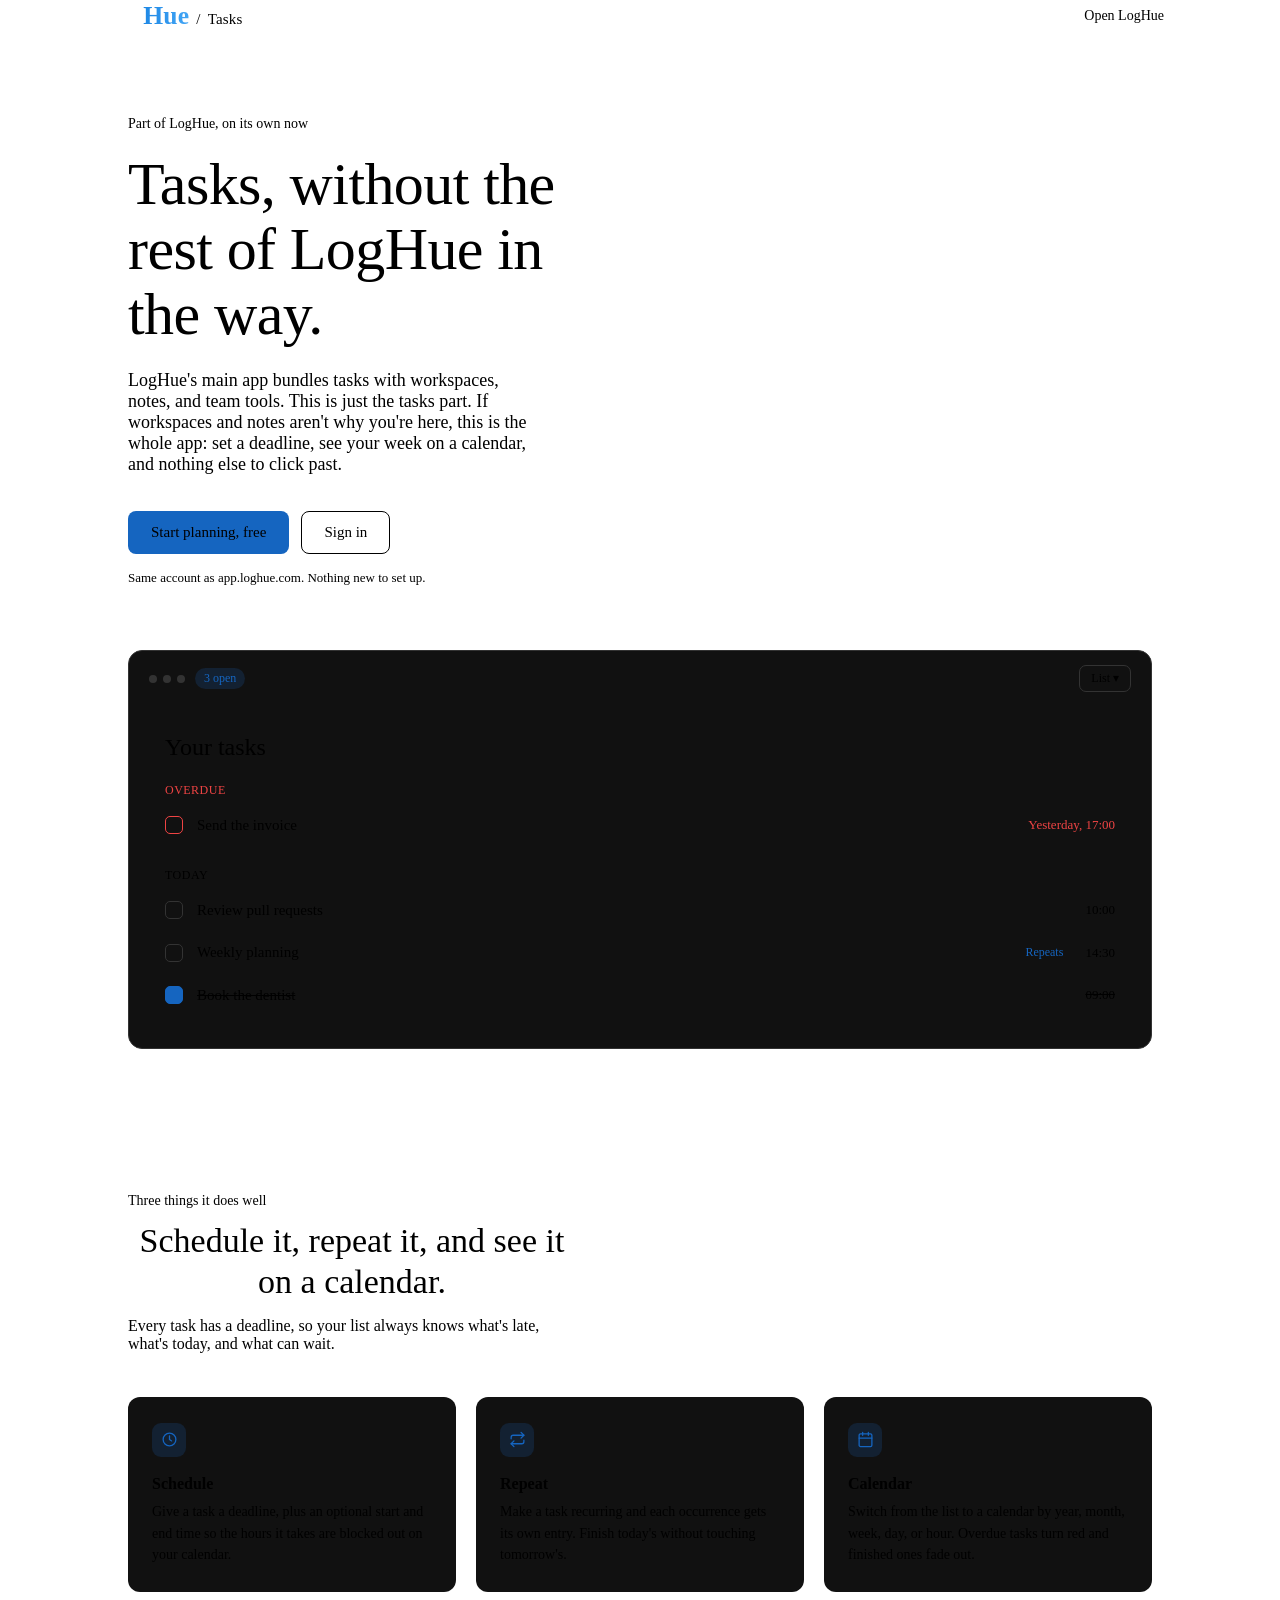
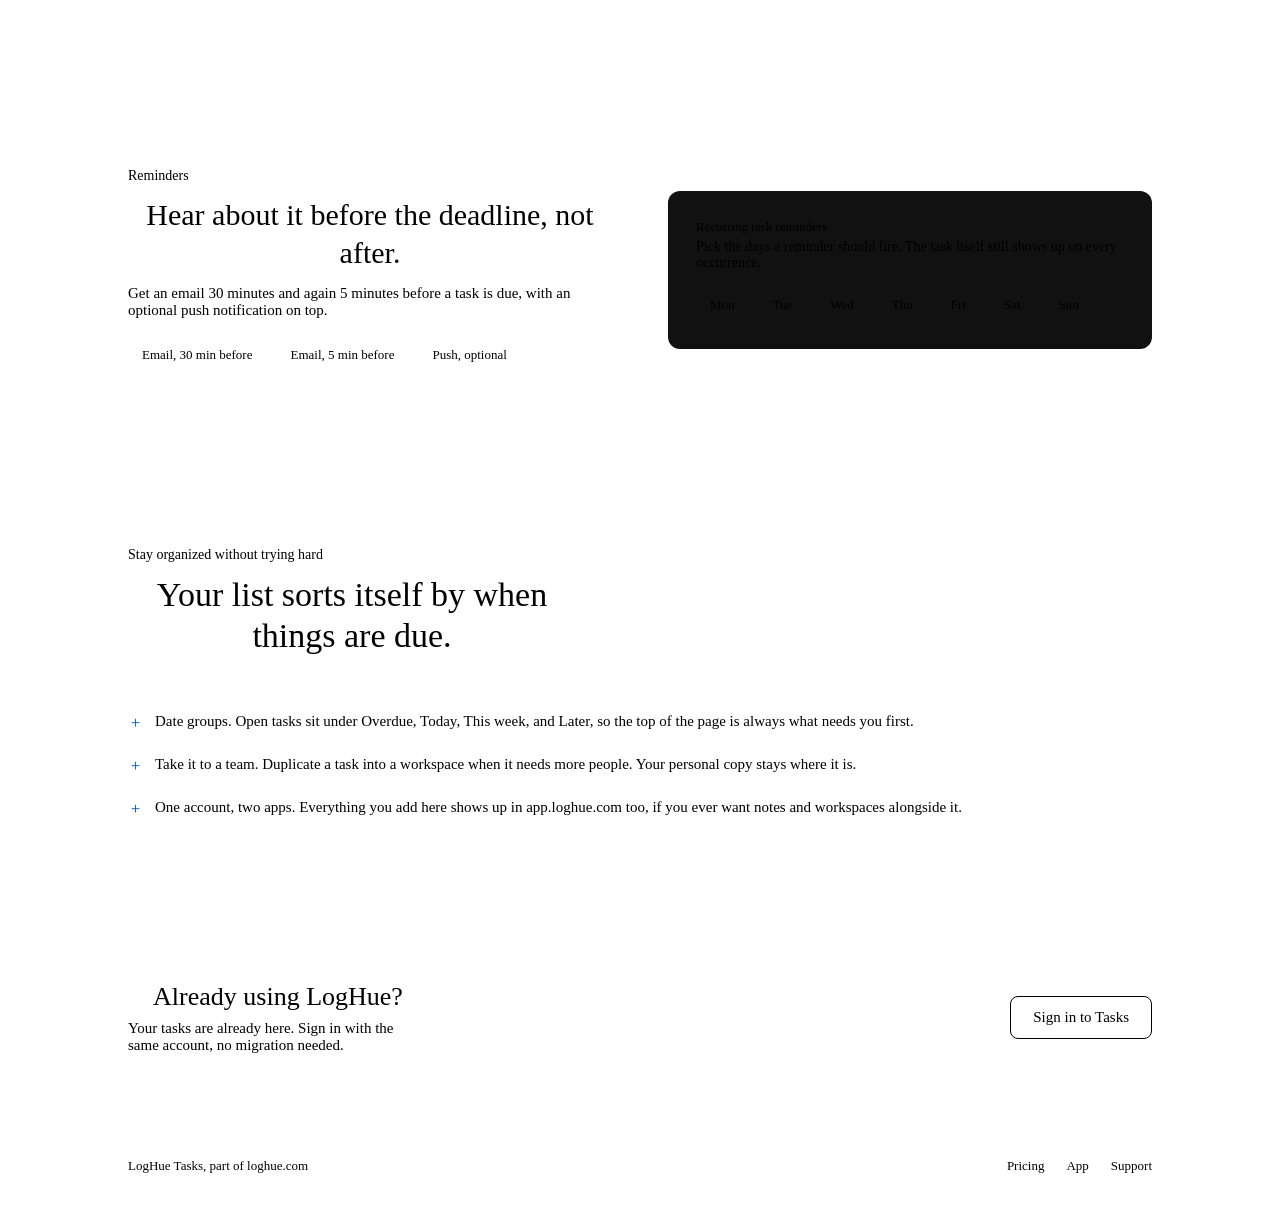
<file: index.html>
<!doctype html>
<html lang="en">
  <head>
    <meta charset="UTF-8" />
    <meta
      name="viewport"
      content="width=device-width, initial-scale=1, viewport-fit=cover"
    />
    <title>LogHue Tasks | plan, schedule, and finish without the extra app</title>
    <meta
      name="description"
      content="LogHue Tasks is the tasks part of LogHue on its own. Set deadlines, repeat what repeats, get reminders, and see your week on a calendar."
    />

    <link rel="stylesheet" href="https://ui.scybud.com/css/variables.css" />
    <link rel="stylesheet" href="https://ui.scybud.com/css/typography.css" />

    <link rel="stylesheet" href="/css/base.css" />

    <!--FAVICONS-->
    <link
      rel="apple-touch-icon"
      sizes="180x180"
      href="/assets/favicons/apple-touch-icon.png"
    />
    <link
      rel="icon"
      type="image/png"
      sizes="32x32"
      href="/assets/favicons/favicon-32x32.png"
    />
    <link
      rel="icon"
      type="image/png"
      sizes="16x16"
      href="/assets/favicons/favicon-16x16.png"
    />

    <style>
      a {
        color: inherit;
      }
      img {
        max-width: 100%;
      }

      .wrap {
        max-width: 1080px;
        margin: 0 auto;
        padding: 0 28px;
      }

      /* NAV */
      nav {
        position: sticky;
        top: env(safe-area-inset-top, 0px);
        z-index: 10;
        backdrop-filter: blur(10px);
        border-bottom: 1px solid var(--border-primary);
      }
      nav .wrap {
        display: flex;
        align-items: center;
        justify-content: space-between;
        padding: var(--space-sm);
      }
      .wordmark {
        font-size: 19px;
        font-weight: 500;
        letter-spacing: 0.01em;
        text-decoration: none;
        display: flex;
        align-items: baseline;
        gap: 7px;
      }
      .wordmark:hover {
        text-decoration: none;
      }
      .wordmark .divider {
        color: var(--text-faint);
        font-weight: 400;
        font-size: 15px;
      }
      .wordmark .sub {
        color: var(--muted);
        font-size: 15px;
        font-family: var(--sans);
        font-weight: 400;
      }
      .nav-cta {
        font-size: 14px;
        color: var(--muted);
        text-decoration: none;
        padding: 8px 16px;
        border-radius: 7px;
        border: 1px solid var(--border-primary);
        transition:
          border-color 0.15s ease,
          color 0.15s ease;
      }
      .nav-cta:hover {
        border-color: var(--primary);
        color: var(--text-primary);
        text-decoration: none;
      }

      /* HERO */
      header.hero {
        padding: 84px 0 56px;
      }
      .eyebrow {
        font-size: 14px;
        color: var(--muted);
        margin: 0 0 20px;
      }
      h1 {
        font-family: var(--serif);
        font-weight: 500;
        font-size: clamp(36px, 6vw, 60px);
        line-height: 1.08;
        letter-spacing: -0.01em;
        margin: 0 0 24px;
        max-width: 15ch;
      }
      .lede {
        font-size: 18px;
        color: var(--muted);
        max-width: 46ch;
        margin: 0 0 36px;
      }
      .cta-row {
        display: flex;
        gap: 12px;
        flex-wrap: wrap;
      }
      .btn {
        display: inline-flex;
        align-items: center;
        gap: 8px;
        padding: 12px 22px;
        border-radius: 8px;
        font-size: 15px;
        font-weight: 500;
        text-decoration: none;
        border: 1px solid transparent;
        transition:
          transform 0.12s ease,
          background 0.15s ease,
          border-color 0.15s ease;
      }
      .btn:active {
        transform: scale(0.98);
      }
      .btn-primary {
        background: var(--primary);
        color: var(--text-primary);
      }
      .btn-primary:hover {
        background: var(--primary-light);
        color: var(--text-primary);
        text-decoration: none;
      }
      .btn-secondary {
        border-color: var(--border-primary);
        color: var(--text-primary);
      }
      .btn-secondary:hover {
        border-color: var(--border-secondary);
        text-decoration: none;
        color: var(--text-secondary);
      }
      .fine-print {
        margin-top: 16px;
        font-size: 13px;
        color: var(--text-faint);
      }

      /* TASK LIST MOCK */
      .task-mock {
        margin-top: 64px;
        border: 1px solid var(--border);
        border-radius: 14px;
        background: var(--card-bg);
        overflow: hidden;
      }
      .task-mock .bar {
        display: flex;
        align-items: center;
        justify-content: space-between;
        padding: 14px 20px;
        border-bottom: 1px solid var(--border-primary);
      }
      .task-mock .bar .left {
        display: flex;
        align-items: center;
        gap: 10px;
        font-size: 14px;
        color: var(--muted);
      }
      .dot-row {
        display: flex;
        gap: 6px;
      }
      .dot-row span {
        width: 8px;
        height: 8px;
        border-radius: 50%;
        background: var(--border);
        display: block;
      }
      .count-pill {
        font-size: 12px;
        color: var(--primary);
        background: rgba(29, 135, 255, 0.139);
        padding: 3px 9px;
        border-radius: 20px;
      }
      .view-pill {
        font-size: 12px;
        color: var(--muted);
        border: 1px solid var(--border);
        padding: 5px 11px;
        border-radius: 7px;
      }
      .task-mock .body {
        padding: 28px 36px 32px;
      }
      .task-mock .title-line {
        font-family: var(--serif);
        font-size: 24px;
        color: var(--text);
        margin: 0 0 8px;
      }
      .group-label {
        font-size: 12px;
        letter-spacing: 0.04em;
        text-transform: uppercase;
        color: var(--text-faint);
        margin: 22px 0 6px;
      }
      .group-label.overdue {
        color: #ef4444;
      }
      .task-row {
        display: flex;
        align-items: center;
        gap: 14px;
        padding: 12px 0;
        border-bottom: 1px solid var(--border-primary);
        font-size: 15px;
      }
      .task-row:last-child {
        border-bottom: none;
      }
      .task-row .check {
        width: 18px;
        height: 18px;
        border-radius: 5px;
        border: 1.5px solid var(--border-secondary, var(--border));
        flex-shrink: 0;
      }
      .task-row .name {
        flex: 1;
        color: var(--text-primary);
      }
      .task-row .time {
        font-size: 13px;
        color: var(--muted);
        white-space: nowrap;
      }
      .task-row .repeat {
        font-size: 12px;
        color: var(--primary);
        border: 1px solid var(--border-primary);
        border-radius: 20px;
        padding: 2px 8px;
      }
      .task-row.late .check {
        border-color: #ef4444;
      }
      .task-row.late .time {
        color: #ef4444;
      }
      .task-row.done .check {
        background: var(--primary);
        border-color: var(--primary);
      }
      .task-row.done .name,
      .task-row.done .time {
        color: var(--text-faint);
        text-decoration: line-through;
      }

      /* SECTIONS */
      section {
        padding: 88px 0;
        border-top: 1px solid var(--border-primary);
      }
      .section-head {
        max-width: 56ch;
        margin-bottom: 44px;
      }
      .section-head .label {
        font-size: 14px;
        color: var(--blue);
        margin: 0 0 12px;
      }
      .section-head h2 {
        font-weight: 500;
        font-size: clamp(26px, 3.4vw, 34px);
        line-height: 1.2;
        margin: 0 0 14px;
      }
      .section-head p {
        color: var(--muted);
        font-size: 16px;
        margin: 0;
      }

      .grid-3 {
        display: grid;
        grid-template-columns: repeat(3, 1fr);
        gap: 20px;
      }
      .card {
        background: var(--card-bg);
        border: 1px solid var(--border-primary);
        border-radius: 12px;
        padding: 26px 24px;
      }
      .card .icon {
        width: 34px;
        height: 34px;
        border-radius: 9px;
        background: rgba(29, 135, 255, 0.139);
        margin-bottom: 18px;
        display: flex;
        align-items: center;
        justify-content: center;
      }
      .card .icon svg {
        width: 17px;
        height: 17px;
        stroke: var(--primary);
      }
      .card h3 {
        font-size: 16px;
        font-weight: 600;
        margin: 0 0 8px;
      }
      .card p {
        font-size: 14px;
        color: var(--muted);
        margin: 0;
        line-height: 1.55;
      }

      /* REMINDERS */
      .chip-row {
        display: flex;
        flex-wrap: wrap;
        gap: 10px;
        margin-top: 8px;
      }
      .chip {
        font-size: 13px;
        padding: 8px 14px;
        border-radius: 20px;
        border: 1px solid var(--border-primary);
        color: var(--muted);
      }
      .chip.on {
        border-color: var(--primary);
        color: var(--text-primary);
      }

      .split {
        display: grid;
        grid-template-columns: 1fr 1fr;
        gap: 56px;
        align-items: center;
      }
      .split .label {
        color: var(--blue);
        font-size: 14px;
        margin: 0 0 12px;
      }
      .split h2 {
        font-family: var(--serif);
        font-weight: 500;
        font-size: clamp(24px, 3vw, 30px);
        margin: 0 0 14px;
        line-height: 1.25;
      }
      .split .sub {
        color: var(--muted);
        font-size: 15px;
        margin: 0 0 20px;
      }
      .split .visual {
        border: 1px solid var(--border-primary);
        border-radius: 12px;
        background: var(--card-bg);
        padding: 28px;
      }
      .split .visual .cap {
        font-size: 13px;
        color: var(--muted);
        margin: 0 0 4px;
      }
      .split .visual .note {
        font-size: 14px;
        color: var(--text-faint);
        margin: 0 0 18px;
      }

      ul.plain {
        list-style: none;
        padding: 0;
        margin: 18px 0 0;
      }
      ul.plain li {
        padding: 12px 0;
        border-bottom: 1px solid var(--border-primary);
        font-size: 15px;
        color: var(--muted);
        display: flex;
        gap: 12px;
      }
      ul.plain li:last-child {
        border-bottom: none;
      }
      ul.plain li .mark {
        color: var(--primary);
        flex-shrink: 0;
      }
      ul.plain li strong {
        color: var(--text-primary);
        font-weight: 500;
      }

      /* ACCOUNT BAND */
      .account-band {
        border-top: 1px solid var(--border-primary);
        padding: 64px 0;
      }
      .account-band .wrap {
        display: flex;
        align-items: center;
        justify-content: space-between;
        gap: 32px;
        flex-wrap: wrap;
      }
      .account-band h2 {
        font-weight: 500;
        font-size: 26px;
        margin: 0 0 8px;
        max-width: 30ch;
      }
      .account-band p {
        color: var(--muted);
        font-size: 15px;
        margin: 0;
        max-width: 40ch;
      }

      /* FOOTER */
      footer {
        border-top: 1px solid var(--border-primary);
        padding: 40px 0;
      }
      footer .wrap {
        display: flex;
        align-items: center;
        justify-content: space-between;
        flex-wrap: wrap;
        gap: 16px;
      }
      footer .left {
        font-size: 13px;
        color: var(--muted);
      }
      footer .links {
        display: flex;
        gap: 22px;
      }
      footer .links a {
        font-size: 13px;
        color: var(--muted);
        text-decoration: none;
      }
      footer .links a:hover {
        color: var(--text-primary);
      }

      @media (max-width: 760px) {
        .grid-3 {
          grid-template-columns: 1fr;
        }
        .split {
          grid-template-columns: 1fr;
          gap: 32px;
        }
        header.hero {
          padding: 56px 0 40px;
        }
        section {
          padding: 60px 0;
        }
        .task-mock .body {
          padding: 24px 20px 26px;
        }
        .account-band .wrap {
          flex-direction: column;
          align-items: flex-start;
        }
      }
    </style>
  </head>
  <body>
    <nav>
      <div class="wrap">
        <a href="https://loghue.com" class="wordmark">
          <div class="logo">Log<span>Hue</span></div>
          <span class="divider">/</span>
          <span class="sub">Tasks</span>
        </a>
        <a href="https://app.loghue.com/pages/tasks" class="nav-cta"
          >Open LogHue</a
        >
      </div>
    </nav>

    <header class="hero">
      <div class="wrap">
        <p class="eyebrow">Part of LogHue, on its own now</p>
        <h1>Tasks, without the rest of LogHue in the way.</h1>
        <p class="lede">
          LogHue's main app bundles tasks with workspaces, notes, and team
          tools. This is just the tasks part. If workspaces and notes aren't why
          you're here, this is the whole app: set a deadline, see your week on a
          calendar, and nothing else to click past.
        </p>
        <div class="cta-row">
          <a href="/tasks" class="btn btn-primary">Start planning, free</a>
          <a href="auth/" class="btn btn-secondary">Sign in</a>
        </div>
        <p class="fine-print">
          Same account as app.loghue.com. Nothing new to set up.
        </p>

        <div class="task-mock">
          <div class="bar">
            <div class="left">
              <div class="dot-row"><span></span><span></span><span></span></div>
              <span class="count-pill">3 open</span>
            </div>
            <span class="view-pill">List ▾</span>
          </div>
          <div class="body">
            <p class="title-line">Your tasks</p>

            <p class="group-label overdue">Overdue</p>
            <div class="task-row late">
              <span class="check"></span>
              <span class="name">Send the invoice</span>
              <span class="time">Yesterday, 17:00</span>
            </div>

            <p class="group-label">Today</p>
            <div class="task-row">
              <span class="check"></span>
              <span class="name">Review pull requests</span>
              <span class="time">10:00</span>
            </div>
            <div class="task-row">
              <span class="check"></span>
              <span class="name">Weekly planning</span>
              <span class="repeat">Repeats</span>
              <span class="time">14:30</span>
            </div>
            <div class="task-row done">
              <span class="check"></span>
              <span class="name">Book the dentist</span>
              <span class="time">09:00</span>
            </div>
          </div>
        </div>
      </div>
    </header>

    <section>
      <div class="wrap">
        <div class="section-head">
          <p class="label">Three things it does well</p>
          <h2>Schedule it, repeat it, and see it on a calendar.</h2>
          <p>
            Every task has a deadline, so your list always knows what's late,
            what's today, and what can wait.
          </p>
        </div>
        <div class="grid-3">
          <div class="card">
            <div class="icon">
              <svg
                viewBox="0 0 24 24"
                fill="none"
                stroke-width="1.8"
                stroke-linecap="round"
                stroke-linejoin="round"
              >
                <circle cx="12" cy="12" r="9" />
                <path d="M12 7v5l3 2" />
              </svg>
            </div>
            <h3>Schedule</h3>
            <p>
              Give a task a deadline, plus an optional start and end time so the
              hours it takes are blocked out on your calendar.
            </p>
          </div>
          <div class="card">
            <div class="icon">
              <svg
                viewBox="0 0 24 24"
                fill="none"
                stroke-width="1.8"
                stroke-linecap="round"
                stroke-linejoin="round"
              >
                <path d="M17 2l4 4-4 4" />
                <path d="M3 11V9a3 3 0 0 1 3-3h15" />
                <path d="M7 22l-4-4 4-4" />
                <path d="M21 13v2a3 3 0 0 1-3 3H3" />
              </svg>
            </div>
            <h3>Repeat</h3>
            <p>
              Make a task recurring and each occurrence gets its own entry.
              Finish today's without touching tomorrow's.
            </p>
          </div>
          <div class="card">
            <div class="icon">
              <svg
                viewBox="0 0 24 24"
                fill="none"
                stroke-width="1.8"
                stroke-linecap="round"
                stroke-linejoin="round"
              >
                <rect x="3" y="4" width="18" height="18" rx="2" />
                <path d="M16 2v4M8 2v4M3 10h18" />
              </svg>
            </div>
            <h3>Calendar</h3>
            <p>
              Switch from the list to a calendar by year, month, week, day, or
              hour. Overdue tasks turn red and finished ones fade out.
            </p>
          </div>
        </div>
      </div>
    </section>

    <section>
      <div class="wrap">
        <div class="split">
          <div>
            <p class="label">Reminders</p>
            <h2>Hear about it before the deadline, not after.</h2>
            <p class="sub">
              Get an email 30 minutes and again 5 minutes before a task is due,
              with an optional push notification on top.
            </p>
            <div class="chip-row">
              <span class="chip on">Email, 30 min before</span>
              <span class="chip on">Email, 5 min before</span>
              <span class="chip">Push, optional</span>
            </div>
          </div>
          <div class="visual">
            <p class="cap">Recurring task reminders</p>
            <p class="note">
              Pick the days a reminder should fire. The task itself still shows
              up on every occurrence.
            </p>
            <div class="chip-row">
              <span class="chip on">Mon</span>
              <span class="chip on">Tue</span>
              <span class="chip on">Wed</span>
              <span class="chip on">Thu</span>
              <span class="chip on">Fri</span>
              <span class="chip">Sat</span>
              <span class="chip">Sun</span>
            </div>
          </div>
        </div>
      </div>
    </section>

    <section>
      <div class="wrap">
        <div class="section-head">
          <p class="label">Stay organized without trying hard</p>
          <h2>Your list sorts itself by when things are due.</h2>
        </div>
        <ul class="plain">
          <li>
            <span class="mark">＋</span
            ><span
              ><strong>Date groups.</strong> Open tasks sit under Overdue,
              Today, This week, and Later, so the top of the page is always what
              needs you first.</span
            >
          </li>
          <li>
            <span class="mark">＋</span
            ><span
              ><strong>Take it to a team.</strong> Duplicate a task into a
              workspace when it needs more people. Your personal copy stays
              where it is.</span
            >
          </li>
          <li>
            <span class="mark">＋</span
            ><span
              ><strong>One account, two apps.</strong> Everything you add here
              shows up in app.loghue.com too, if you ever want notes and
              workspaces alongside it.</span
            >
          </li>
        </ul>
      </div>
    </section>

    <div class="account-band">
      <div class="wrap">
        <div>
          <h2>Already using LogHue?</h2>
          <p>
            Your tasks are already here. Sign in with the same account, no
            migration needed.
          </p>
        </div>
        <a href="/auth/" class="btn btn-secondary">Sign in to Tasks</a>
      </div>
    </div>

    <footer>
      <div class="wrap">
        <span class="left">LogHue Tasks, part of loghue.com</span>
        <div class="links">
          <a href="https://loghue.com/pricing">Pricing</a>
          <a href="https://app.loghue.com/pages/tasks">App</a>
          <a href="https://loghue.com/support">Support</a>
        </div>
      </div>
    </footer>
  </body>
</html>
</file>
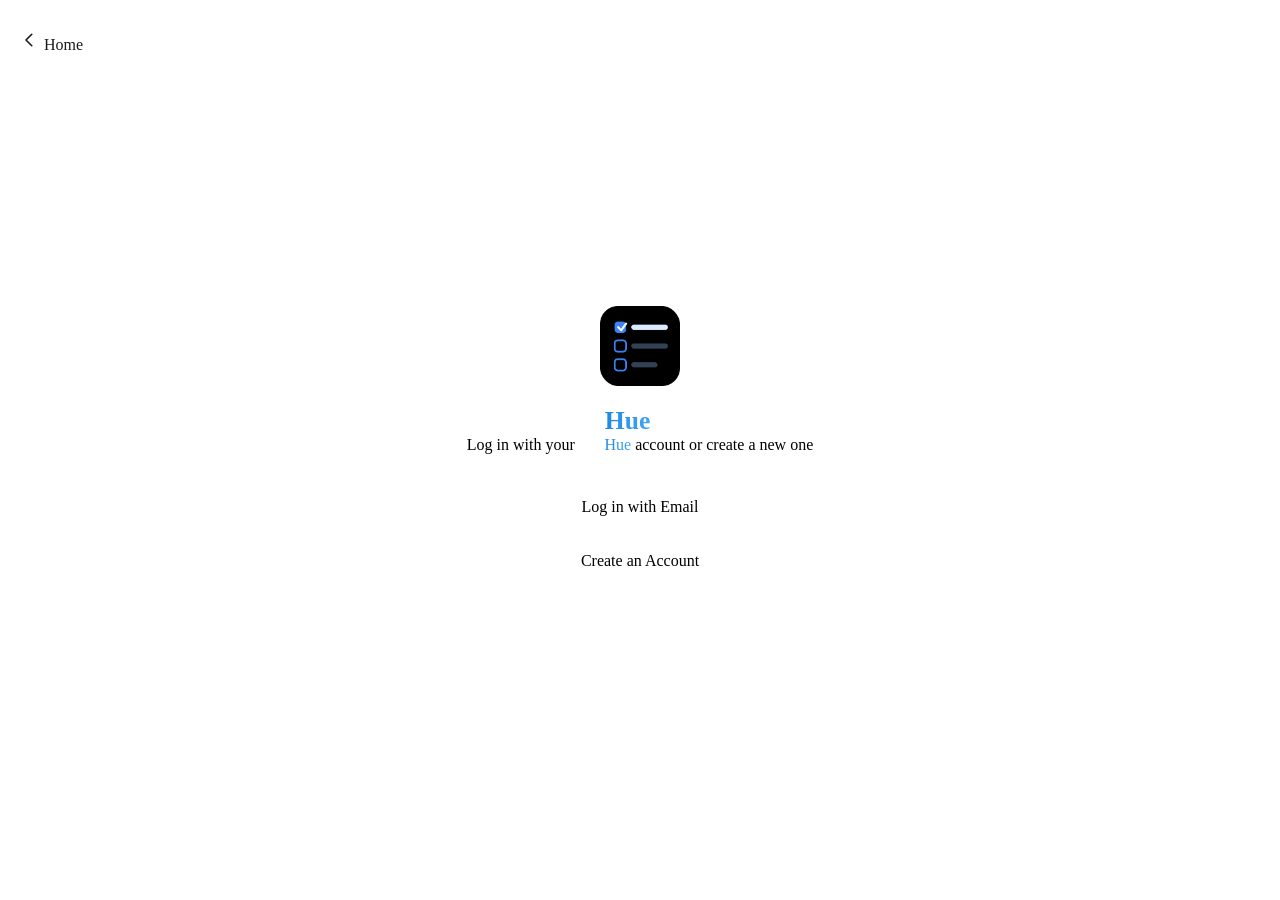
<file: auth/index.html>
﻿<!doctype html>
<html lang="en">
  <head>
    <meta charset="UTF-8" />
    <meta name="viewport" content="width=device-width, initial-scale=1.0" />
    <title>Auth | LogHue</title>

    <!--CSS LINKS-->

    <!--SCYBUD UI-->
    <link rel="stylesheet" href="https://ui.scybud.com/css/variables.css" />
    <link rel="stylesheet" href="https://ui.scybud.com/css/typography.css" />
    <link rel="stylesheet" href="https://ui.scybud.com/css/animations.css" />

    <!--APP SPECIFIC CSS-->
    <link rel="stylesheet" href="../../css/base.css" />
    <link rel="stylesheet" href="https://app.loghue.com/css/component.css" />
    <link rel="stylesheet" href="https://app.loghue.com/css/utilities.css" />
    <link rel="stylesheet" href="https://app.loghue.com/css/pages.css" />
    <link rel="stylesheet" href="https://app.loghue.com/css/components/forms.css" />

    <!--FAVICONS-->
    <link
      rel="apple-touch-icon"
      sizes="180x180"
      href="../../assets/favicons/apple-touch-icon.png"
    />
    <link
      rel="icon"
      type="image/png"
      sizes="32x32"
      href="../../assets/favicons/favicon-32x32.png"
    />
    <link
      rel="icon"
      type="image/png"
      sizes="16x16"
      href="../../assets/favicons/favicon-16x16.png"
    />

    <style>
      main.main {
        display: flex;
        justify-content: center;
        align-items: center;
      }

      .authGateway {
        max-width: 460px;
        width: 100%;
        margin: 0 auto;
        padding: var(--space-md);
        text-align: center;
      }

      .authGateway .logo {
        width: 80px;
        border-radius: var(--radius-md);
        corner-shape: squircle;
        margin-bottom: 1rem;
      }

      .authGateway h1 {
        font-size: 1.6rem;
      }
      p {
        margin-bottom: 2rem;
      }
      .oauthContainer {
        display: flex;
        gap: var(--space-md);
      }
      .oauthBtn {
        color: var(--text-primary);
        width: 100%;
        padding: 0.75rem;
        border-radius: var(--radius-sm);
        border: 1px solid var(--border-primary);
        background: var(--surface-primary);
        margin-bottom: 0.75rem;
        display: flex;
        justify-content: center;
        align-items: center;
        gap: 0.5rem;
        cursor: pointer;
        transition: background 0.2s;
      }
      .oauthBtn:hover {
        background: var(--surface-secondary);
      }

      .oauthBtn .icon {
        display: inline-flex;
        align-items: center;
        justify-content: center;
      }

      .oauthBtn svg {
        width: 18px;
        height: 18px;
      }

      .primaryBtn {
        background: var(--active);
        margin-bottom: 0.75rem;
      }
      .secondaryBtn {
        background: var(--surface-secondary);
      }
      .primaryBtn,
      .secondaryBtn {
        width: 100%;
        display: block;
        padding: 0.75rem;
        color: var(--color-primary);
        border-radius: var(--radius-sm);
        cursor: pointer;
        transition: all 0.5 ease;
      }
      .primaryBtn:hover,
      .secondaryBtn:hover {
        text-decoration: none;
      }

      button {
        width: 100%;
        display: block;
        margin-top: 12px;
      }
      .divider {
        display: flex;
        align-items: center;
        margin: 1.5rem 0;
      }

      .divider span {
        padding: 0 0.5rem;
        color: var(--text-secondary);
      }

      .divider::before,
      .divider::after {
        content: "";
        flex: 1;
        height: 1px;
        background: var(--border-light);
      }
      .emailLogin:hover {
        background: var(--surface-secondary);
        border-color: var(--primary);
        color: var(--text-primary);
      }
      .form {
        margin: 50px var(--space-sm) 0;
        display: none;
        width: 100%;
        max-width: 600px;
      }
      .display {
        gap: 10px;
        display: flex;
      }
      .backBtn.show {
        display: block;
      }
      .backBtn {
        display: flex;
        align-items: center;
        justify-content: center;
        position: sticky;
        top: 30px;
        left: 20px;
        padding: 0 auto;
        display: none;
        width: fit-content;
        background: none;
        color: var(--link);
      }
      .backLink {
        position: sticky;
        top: 30px;
        left: 20px;
        padding: 0 auto;
        width: fit-content;
        background: none;
        color: var(--link);
        opacity: 0.9;
      }
    </style>
  </head>
  <body>
    <div id="modalContainer"></div>
    <!--ACTION MESSAGES-->
    <div id="actionsMessage"></div>
    <!--INFO DISPLAY-->
    <div id="infoDisplay"></div>

    <button type="button" class="btn backBtn btn-sm">
      <!-- Back Icon -->
      <svg
        width="20"
        height="20"
        viewBox="0 0 20 20"
        fill="none"
        xmlns="http://www.w3.org/2000/svg"
      >
        <path
          d="M11.75 4.25L6 10L11.75 15.75"
          stroke="currentColor"
          stroke-width="1.6"
          stroke-linecap="round"
          stroke-linejoin="round"
        />
      </svg>
      <span>Back</span>
    </button>

    <a href="/" class="backLink">
      <!-- Back Icon -->
      <svg
        width="20"
        height="20"
        viewBox="0 0 20 20"
        fill="none"
        xmlns="http://www.w3.org/2000/svg"
      >
        <path
          d="M11.75 4.25L6 10L11.75 15.75"
          stroke="currentColor"
          stroke-width="1.6"
          stroke-linecap="round"
          stroke-linejoin="round"
        />
      </svg>
      <span>Home</span></a
    >
    <main class="main">
      <!-- AUTH GATEWAY -->
      <div class="authGateway">
        <img
          src="/assets/images/loghue-tasks-logo.png"
          class="logo"
          alt="LogHue tasks Logo"
        />

        <h1>
           <span class="logo">Log<span>Hue</span> Tasks</span>
        </h1>
        <p class="text-muted">
          Log in with your <span style="font-size: inherit; font-weight: inherit;" class="logo">Log<span>Hue</span></span> account or create a new one
        </p>

        <a href="#login" class="primaryBtn emailLogin" id="emailLogin"
          >Log in with Email</a
        >
        <a
          href="#signup"
          class="secondaryBtn oauthBtn emailSignup"
          id="emailSignup"
          >Create an Account</a
        >
        <div style="display: none;" class="divider"><span>or</span></div>
        <div style="display: none;" class="oauthContainer">
          <!-- GOOGLE -->
          <button class="oauthBtn google" id="googleAuth">
            <span class="icon">
              <svg width="18" height="18" viewBox="0 0 48 48">
                <path
                  fill="#EA4335"
                  d="M24 9.5c3.54 0 6.71 1.23 9.21 3.64l6.85-6.85C35.9 2.38 30.47 0 24 0 14.62 0 6.51 5.38 2.56 13.22l7.98 6.19C12.43 13.02 17.74 9.5 24 9.5z"
                />
                <path
                  fill="#4285F4"
                  d="M46.5 24.5c0-1.57-.14-3.08-.41-4.5H24v9h12.85c-.56 2.85-2.2 5.26-4.7 6.88l7.27 5.64C43.79 37.52 46.5 31.47 46.5 24.5z"
                />
                <path
                  fill="#FBBC05"
                  d="M10.54 28.41c-.48-1.43-.75-2.95-.75-4.5s.27-3.07.75-4.5l-7.98-6.19C.92 16.07 0 19.94 0 24c0 4.06.92 7.93 2.56 11.28l7.98-6.19z"
                />
                <path
                  fill="#34A853"
                  d="M24 48c6.47 0 11.9-2.38 15.92-6.5l-7.27-5.64c-2.01 1.35-4.58 2.14-8.65 2.14-6.26 0-11.57-3.52-13.46-8.91l-7.98 6.19C6.51 42.62 14.62 48 24 48z"
                />
              </svg>
            </span>
          </button>

          <!-- MICROSOFT -->
          <button class="oauthBtn microsoft" id="microsoftAuth">
            <span class="icon">
              <svg width="18" height="18" viewBox="0 0 23 23">
                <rect width="10" height="10" fill="#F35325" />
                <rect x="12" width="10" height="10" fill="#81BC06" />
                <rect y="12" width="10" height="10" fill="#05A6F0" />
                <rect x="12" y="12" width="10" height="10" fill="#FFBA08" />
              </svg>
            </span>
          </button>

          <!-- GITHUB -->
          <button class="oauthBtn github" id="githubAuth">
            <span class="icon">
              <svg
                width="18"
                height="18"
                viewBox="0 0 24 24"
                fill="currentColor"
              >
                <path
                  d="M12 0.5C5.65 0.5 0.5 5.65 0.5 12c0 5.1 3.29 9.42 7.86 10.96.58.1.79-.25.79-.56v-2.1c-3.2.7-3.87-1.54-3.87-1.54-.53-1.34-1.3-1.7-1.3-1.7-1.06-.72.08-.71.08-.71 1.17.08 1.78 1.2 1.78 1.2 1.04 1.78 2.73 1.27 3.4.97.1-.76.41-1.27.75-1.56-2.55-.29-5.23-1.28-5.23-5.7 0-1.26.45-2.3 1.2-3.11-.12-.3-.52-1.52.11-3.17 0 0 .97-.31 3.18 1.19a11.1 11.1 0 0 1 5.8 0c2.2-1.5 3.17-1.19 3.17-1.19.63 1.65.23 2.87.11 3.17.75.81 1.2 1.85 1.2 3.11 0 4.43-2.69 5.41-5.25 5.69.42.36.8 1.08.8 2.18v3.23c0 .31.21.67.8.56A10.99 10.99 0 0 0 23.5 12C23.5 5.65 18.35.5 12 .5z"
                />
              </svg>
            </span>
          </button>
        </div>
      </div>

      <!--LOGIN FORM-->
      <form class="form" id="loginForm">
        <h2>Login with <span class="logo">Log<span>Hue</span></h2>
        <label for="userLoginEmailInput">Email</label>
        <input
          type="email"
          name="userLoginEmailInput"
          id="userLoginEmailInput"
          class="inputField"
          placeholder="e.g. example@gmail.com"
        />
        <label for="userLoginPasswordInput">Password</label>
        <input
          type="password"
          name="userLoginPasswordInput"
          id="userLoginPasswordInput"
          class="inputField"
          placeholder="Your account password"
        />
        <button class="btn" id="loginBtn" type="submit">Login</button>
        <a href="/auth/passwordReset">Forgot password?</a>
      </form>

      <!--SIGNUP FORM-->
      <form class="form" id="signupForm">
        <h2>Signup to <span class="logo">Log<span>Hue</span></h2>
        <label for="userSignupNameInput">Username</label>
        <input
          type="text"
          name="userSignupNameInput"
          id="userSignupNameInput"
          class="inputField"
          placeholder="e.g. Abdulroqib Oladipo"
        />
        <label for="userSignupEmailInput">Email</label>
        <input
          type="email"
          name="userSignupEmailInput"
          id="userSignupEmailInput"
          class="inputField"
          placeholder="e.g. example@gmail.com"
        />
        <label for="userSignupPasswordInput">Password</label>
        <input
          type="password"
          name="userSignupPasswordInput"
          id="userSignupPasswordInput"
          class="inputField"
          placeholder="Create a password for your account"
        />
        <label for="userSignupConfirmPasswordInput">Confirm Password</label>
        <input
          type="password"
          name="userSignupConfirmPasswordInput"
          id="userSignupConfirmPasswordInput"
          class="inputField"
          placeholder="Confirm your password"
        />
        <button class="btn" id="signupBtn" type="submit">Signup</button>
      </form>
    </main>

    <script>
      const backBtn = document.querySelector(".backBtn");
      const backLink = document.querySelector(".backLink");

      backBtn.addEventListener("click", () => {
        window.location.reload();
      });
      const authGatewayContainer = document.querySelector(".authGateway");
      const loginForm = document.getElementById("loginForm");
      const SignupForm = document.getElementById("signupForm");

      const emailLoginBtn = document.querySelectorAll(".emailLogin");
      const emailSignupBtn = document.querySelectorAll(".emailSignup");

      function hideConatiner(
        hideCont1,
        hideCont2,
        showCont,
        showBtn,
        hideLink,
      ) {
        hideCont1.classList.add("hide");
        hideCont2.classList.add("hide");
        hideLink.classList.add("hide");
        showCont.classList.add("display");
        showBtn.classList.add("show");
      }

      emailLoginBtn.forEach((btn) => {
        btn.addEventListener("click", () => {
          hideConatiner(
            authGatewayContainer,
            SignupForm,
            loginForm,
            backBtn,
            backLink,
          );
        });
      });

      emailSignupBtn.forEach((btn) => {
        btn.addEventListener("click", () => {
          hideConatiner(
            authGatewayContainer,
            loginForm,
            SignupForm,
            backBtn,
            backLink,
          );
        });
      });
    </script>
    <script type="module" src="../js/auth/auth.js"></script>
  </body>
</html>
</file>
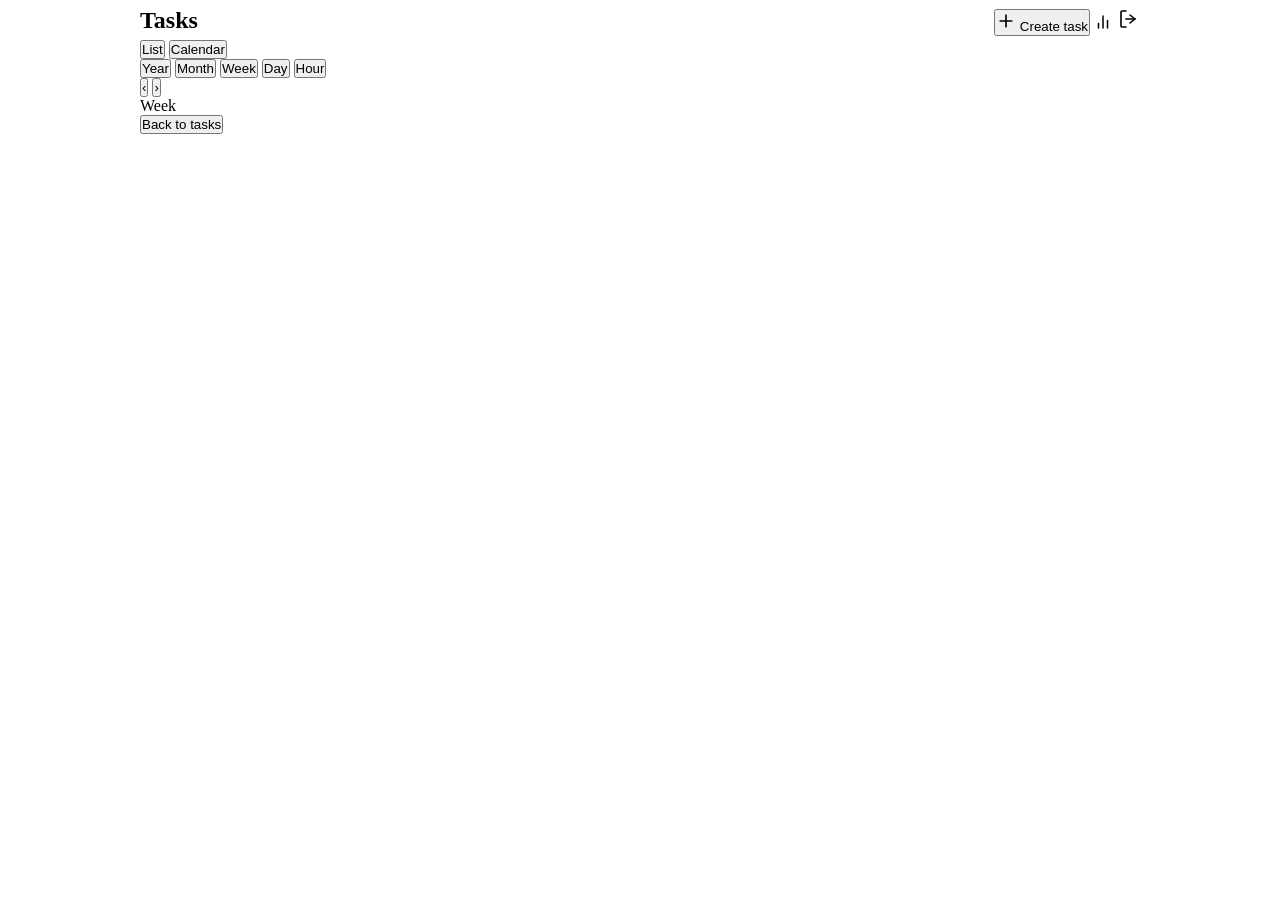
<file: tasks/index.html>
<!doctype html>
<html lang="en">
  <head>
    <meta charset="UTF-8" />
    <meta name="viewport" content="width=device-width, initial-scale=1.0" />
    <title>Tasks | LogHue</title>

       <!-- CSS LINKS (reuse dashboard CSS) -->
    <!--SCYBUD UI-->
    <link rel="stylesheet" href="https://ui.scybud.com/css/variables.css" />
    <link rel="stylesheet" href="https://ui.scybud.com/css/layout.css" />
    <link
      rel="stylesheet"
      href="https://ui.scybud.com/components/sidebar/sidebar.css"
    />
    <link
      rel="stylesheet"
      href="https://ui.scybud.com/components/buttons/nav-buttons.css"
    />
    <link rel="stylesheet" href="https://ui.scybud.com/css/typography.css" />
    <link rel="stylesheet" href="https://ui.scybud.com/css/animations.css" />

    <link rel="stylesheet" href="https://app.loghue.com/css/component.css" />
    <link rel="stylesheet" href="https://app.loghue.com/css/tasks.css" />
    <link rel="stylesheet" href="https://app.loghue.com/css/components/tasks-calendar.css" />
    <link rel="stylesheet" href="https://app.loghue.com/css/dashboard.css" />
    <link rel="stylesheet" href="https://app.loghue.com/css/utilities.css" />
    <link rel="stylesheet" href="https://app.loghue.com/css/components/forms.css" />
    <link rel="stylesheet" href="https://app.loghue.com/css/components/tags.css" />
    <link rel="stylesheet" href="https://app.loghue.com/css/components/focus-timer.css" />
    <link rel="stylesheet" href="../css/base.css" />

    <link rel="manifest" href="/site.webmanifest">
    <link
      rel="icon"
      type="image/png"
      sizes="32x32"
      href="../assets/favicons/favicon-32x32.png"
    />

  </head>

  <body>
    <main class="main">

      <!-- MAIN CONTENT -->
      <article class="mainContent">
        <!-- HEADER -->
        <div class="contentHeader">
          <div class="headerLeft">
            <h1 class="pageTitle">Tasks</h1>
          </div>

          <div class="headerRight">
            <button
              type="button"
              class="actionBtn iconBtn"
              id="personalLogTaskOpen"
              title="Create Task"
            >
              <!-- Plus / Add Icon -->
              <svg
                width="20"
                height="20"
                viewBox="0 0 24 24"
                fill="none"
                stroke="currentColor"
                stroke-width="1.8"
                stroke-linecap="round"
                stroke-linejoin="round"
              >
                <path
                  d="M12 5V19M5 12H19"
                  stroke="currentColor"
                  stroke-width="2"
                  stroke-linecap="round"
                />
              </svg>
              <span>Create task</span>
            </button>

            <a
              href="https://app.loghue.com/pages/analytics"
              type="button"
              id="analyticsPageLink"
              title="Productivity analytics"
              class="actionBtn outerPageLink"
            >
              <svg
                width="18"
                height="18"
                viewBox="0 0 24 24"
                fill="none"
                stroke="currentColor"
                stroke-width="2"
                stroke-linecap="round"
                stroke-linejoin="round"
              >
                <line x1="18" y1="20" x2="18" y2="10" />
                <line x1="12" y1="20" x2="12" y2="4" />
                <line x1="6" y1="20" x2="6" y2="14" />
              </svg>
            </a>

             <button id="logoutBtn" title="Logout" class="btn actionBtn" type="button">
    <svg
      width="24"
      height="24"
      viewBox="0 0 24 24"
      fill="none"
      stroke="currentColor"
      stroke-width="1.6"
      stroke-linecap="round"
      stroke-linejoin="round"
      aria-hidden="true"
    >
      <path d="M10 4H6a1 1 0 0 0-1 1v14a1 1 0 0 0 1 1h4" />
      <path d="M14 8l5 4-5 4" />
      <path d="M19 12H10" />
    </svg>
  </button>
          </div>
        </div>

        <div id="modalContainer"></div>
        <div id="actionsMessage"></div>
        <!--INFO DISPLAY-->
        <div id="infoDisplay"></div>

        <!-- PERSONAL TASKS SECTION -->
<section class="personalCreatedTasksContainer">
  <div id="tasksListView">
  <div class="taskViewControls">
    
            <div class="taskModeToggle" id="taskModeToggle">
              <button type="button" id="modeListBtn" class="active">
                List
              </button>
              <button type="button" id="modeCalendarBtn">Calendar</button>
            </div>
            <div class="taskViewPills hide" id="calendarViewPills">
              <button type="button" class="viewPill" data-view="year">
                Year
              </button>
              <button type="button" class="viewPill" data-view="month">
                Month
              </button>
              <button type="button" class="viewPill active" data-view="week">
                Week
              </button>
              <button type="button" class="viewPill" data-view="day">
                Day
              </button>
              <button type="button" class="viewPill" data-view="hour">
                Hour
              </button>
            </div>
            <div class="calendarNav hide" id="calendarNav">
              <div class="navBtns">
                <button type="button" id="calPrevBtn">‹</button>
                <button type="button" id="calNextBtn">›</button>
              </div>
              <span id="calendarRangeText">Week</span>
            </div>
            <div class="calendarClock hide" id="calendarClock" hidden>
              <span class="calendarClockDot"></span>
              <time id="calClockTime">--:--</time>
            </div>
          </div>

          <div id="tasksSkeleton" class="tasksSkeleton" aria-hidden="true">
            <!-- Incomplete tasks -->
            <div class="skeletonGroup">
              <div class="skeleton skeletonGroupTitle"></div>

              <div class="skeletonTask">
                <div class="skeleton skeletonCheckbox"></div>

                <div class="skeletonTaskContent">
                  <div class="skeleton skeletonTaskTitle"></div>
                  <div class="skeleton skeletonTaskDate"></div>
                </div>

                <div class="skeletonTaskActions">
                  <div class="skeleton skeletonIcon"></div>
                  <div class="skeleton skeletonIcon"></div>
                  <div class="skeleton skeletonIcon"></div>
                </div>
              </div>

              <div class="skeletonTask">
                <div class="skeleton skeletonCheckbox"></div>

                <div class="skeletonTaskContent">
                  <div
                    class="skeleton skeletonTaskTitle skeletonWidthLong"
                  ></div>
                  <div class="skeleton skeletonTaskDate"></div>
                </div>

                <div class="skeletonTaskActions">
                  <div class="skeleton skeletonIcon"></div>
                  <div class="skeleton skeletonIcon"></div>
                  <div class="skeleton skeletonIcon"></div>
                </div>
              </div>

              <div class="skeletonTask">
                <div class="skeleton skeletonCheckbox"></div>

                <div class="skeletonTaskContent">
                  <div
                    class="skeleton skeletonTaskTitle skeletonWidthMedium"
                  ></div>
                  <div class="skeleton skeletonTaskDate"></div>
                </div>

                <div class="skeletonTaskActions">
                  <div class="skeleton skeletonIcon"></div>
                  <div class="skeleton skeletonIcon"></div>
                  <div class="skeleton skeletonIcon"></div>
                </div>
              </div>

              <div class="skeletonTask">
                <div class="skeleton skeletonCheckbox"></div>

                <div class="skeletonTaskContent">
                  <div
                    class="skeleton skeletonTaskTitle skeletonWidthLong"
                  ></div>
                  <div class="skeleton skeletonTaskDate"></div>
                </div>

                <div class="skeletonTaskActions">
                  <div class="skeleton skeletonIcon"></div>
                  <div class="skeleton skeletonIcon"></div>
                  <div class="skeleton skeletonIcon"></div>
                </div>
              </div>

              <div class="skeletonTask">
                <div class="skeleton skeletonCheckbox"></div>

                <div class="skeletonTaskContent">
                  <div
                    class="skeleton skeletonTaskTitle skeletonWidthShort"
                  ></div>
                  <div class="skeleton skeletonTaskDate"></div>
                </div>

                <div class="skeletonTaskActions">
                  <div class="skeleton skeletonIcon"></div>
                  <div class="skeleton skeletonIcon"></div>
                  <div class="skeleton skeletonIcon"></div>
                </div>
              </div>
            </div>

            <!-- Recurring tasks -->
            <div class="skeletonRecurring">
              <div class="skeleton skeletonRecurringTitle"></div>
            </div>
          </div>

          <!-- Actual tasks -->
            <div id="personalCreatedTasks" hidden>
    <div class="taskGroup" id="incompleteGroup"></div>
    <div class="taskGroup" id="completedGroup"></div>
  </div>

  <div id="personalTasksCalendar" hidden></div>
  </div>

  <div id="taskDetailView" class="hide">
    <button type="button" class="btn btn-sm" id="taskDetailBack">
      Back to tasks
    </button>
    <div id="taskDetailContent"></div>
  </div>
</section>
      </article>
    </main>

    <!-- JS -->
    <script type="module" src="../js/auth/protectPage.js"></script>
    <script type="module" src="../js/session.js" defer></script>
    <script type="module" src="../js/app.js" defer></script>
    <script type="module" src="https://app.loghue.com/js/pages/tasks.js" defer></script>
    <script type="module">
      import { initCalendarView } from "https://app.loghue.com/js/components/calendarView.js";
      window.addEventListener("DOMContentLoaded", initCalendarView);
    </script>
  </body>
</html>
</file>
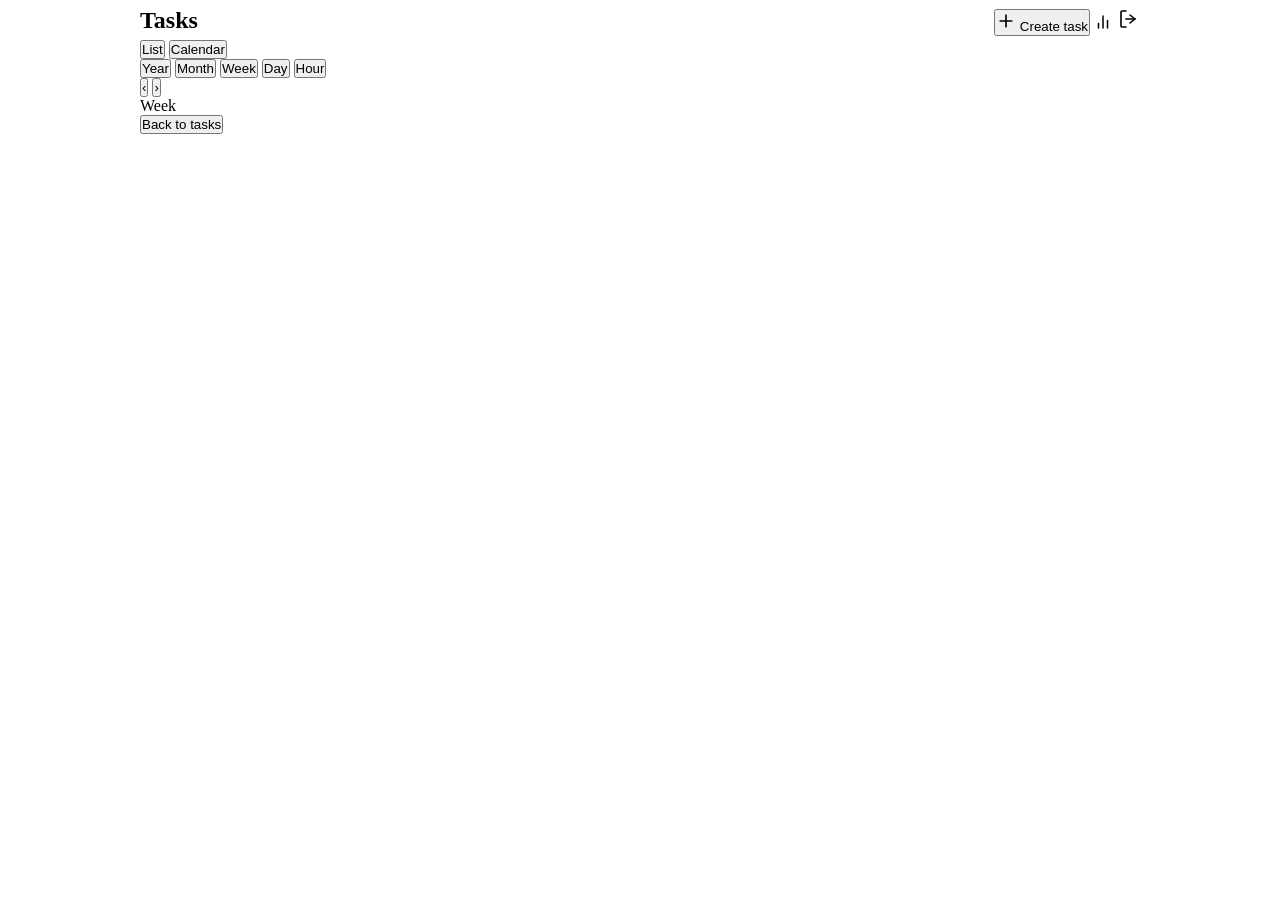
<file: notes.html>
<!DOCTYPE html>
<html lang="en">
<head>
      <meta charset="UTF-8">
      <meta name="viewport" content="width=device-width, initial-scale=1.0">
      <title>Notes | LogHue</title>

    <link rel="stylesheet" href="https://ui.scybud.com/css/variables.css" />   

    <link rel="stylesheet" href="/css/base.css">

    <style>
       html,
      body {
        width: 100%;
        height: 100%;
      }

      body {
        display: flex;
        justify-content: center;
        align-items: center;
      }
      .box {
        text-align: center;
      }

      .tunedText {
        text-align: center;
      }
      h1 {
        margin: 20px 0;
      }

      .loader {
        border: 4px solid rgba(255, 255, 255, 0.2);
        border-top: 4px solid var(--primary-light);
        border-radius: 50%;
        width: 40px;
        height: 40px;
        animation: spin 0.8s linear infinite;
        margin: 0 auto 20px;
      }

      @keyframes spin {
        to {
          transform: rotate(360deg);
        }
      }
    </style>
</head>
<body>
      <!--Page responsible for loading notes that are linked to a task-->
      <div class="box">
            <p class="tunedText">Loading note...</p>
            <div class="loader">
                  
            </div>
      </div>

      <script>
            const noteId = new URLSearchParams(window.location.search).get("note")
            
            if(!noteId) {
                  window.location.href = "/tasks"
            } else {
                  window.location.href = `https://notes.loghue.com/notes/editor?note=${noteId}`
            }
      </script>
</body>
</html>
</file>
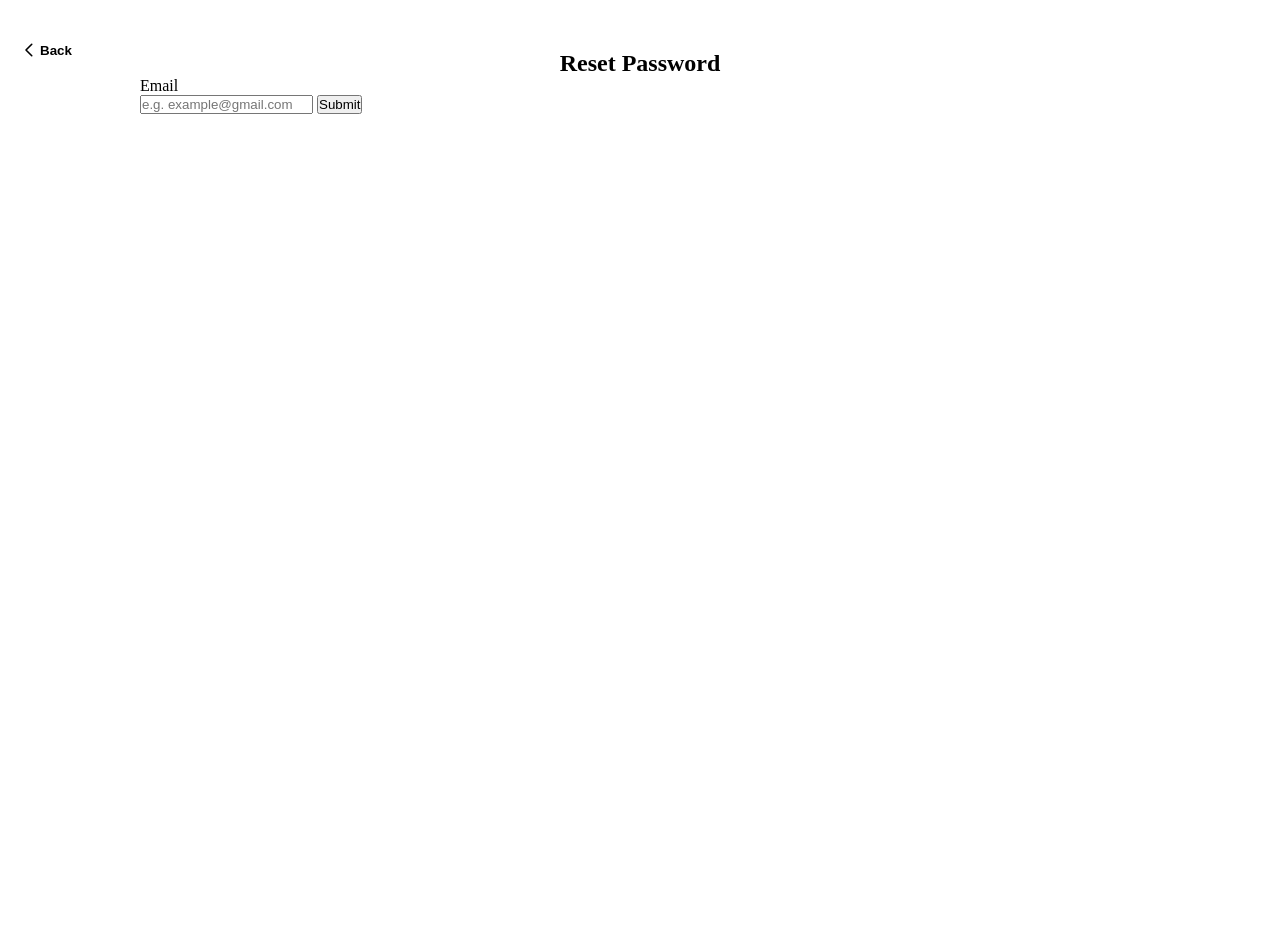
<file: auth/passwordReset.html>
﻿<!doctype html>
<html lang="en">
  <head>
    <meta charset="UTF-8" />
    <meta name="viewport" content="width=device-width, initial-scale=1.0" />
    <title>Reset Password | LogHue</title>

    <!--SCYBUD UI-->
    <link rel="stylesheet" href="https://ui.scybud.com/css/variables.css" />
    <link rel="stylesheet" href="https://ui.scybud.com/css/typography.css" />
    <link rel="stylesheet" href="https://ui.scybud.com/css/animations.css" />

    <!--APP SPECIFIC CSS-->
    <link rel="stylesheet" href="../css/base.css" />
    <link rel="stylesheet" href="https://app.loghue.com/css/component.css" />
    <link rel="stylesheet" href="https://app.loghue.com/css/utilities.css" />
    <link rel="stylesheet" href="https://app.loghue.com/css/pages.css" />
    <link rel="stylesheet" href="https://app.loghue.com/css/components/forms.css" />

    <!--FAVICONS-->
    <link
      rel="apple-touch-icon"
      sizes="180x180"
      href="../assets/favicons/apple-touch-icon.png"
    />
    <link
      rel="icon"
      type="image/png"
      sizes="32x32"
      href="../assets/favicons/favicon-32x32.png"
    />
    <link
      rel="icon"
      type="image/png"
      sizes="16x16"
      href="../assets/favicons/favicon-16x16.png"
    />

    <style>
      .backBtn {
        display: flex;
        align-items: center;
        justify-content: center;
        position: sticky;
        top: 40px;
        left: 20px;
        padding: 0 auto;
        width: fit-content;
        background: none;
        color: var(--link);
        border: none;
        font-weight: 600;
        cursor: pointer;
        transition: all 0.2s ease;
      }

      .backBtn:hover {
        background: var(--bg-hover);
        opacity: 0.8;
        transform: translate(-2px);
      }

      .backBtn:active {
        transform: translate(-10px);
      }

      .success-card {
        display: none;
        max-width: 420px;
        margin: 24px auto;
        padding: 20px 22px;
        border-radius: 14px;
        background: var(--card-bg);
        border: 1px solid var(--border);
        gap: 14px;
        align-items: flex-start;
        color: #e5e7eb;
        font-family:
          system-ui,
          -apple-system,
          BlinkMacSystemFont,
          "SF Pro Text",
          sans-serif;
      }
      .success-card.showFlex {
        display: flex;
      }
      .success-icon {
        width: 32px;
        height: 32px;
        border-radius: 999px;
        display: flex;
        align-items: center;
        justify-content: center;
        background: radial-gradient(
          circle at 30% 0,
          #bbf7d0 0,
          #22c55e 40%,
          var(--secondary)
        );
        color: #022c22;
        font-weight: 700;
        font-size: 18px;
        flex-shrink: 0;
      }

      .success-content {
        display: flex;
        flex-direction: column;
        gap: 6px;
      }

      .success-title {
        margin: 0;
        font-size: 16px;
        font-weight: 600;
        letter-spacing: 0.01em;
      }

      .success-text {
        margin: 0;
        font-size: 13px;
        line-height: 1.5;
        color: #9ca3af;
      }

      .success-button {
        margin-top: 10px;
        align-self: flex-start;
        padding: 7px 14px;
        border-radius: 999px;
        border: none;
        font-size: 13px;
        font-weight: 500;
        cursor: pointer;
        background: var(--secondary);
        color: var(--bg);
        transition:
          transform 0.12s ease,
          box-shadow 0.12s ease,
          background 0.12s ease;
      }

      .success-button:hover {
        text-decoration: none;
        opacity: 0.7;
        transform: translateY(-1px);
      }

      .success-button:active {
        transform: translateY(0);
        box-shadow: 0 6px 16px var(--secondary);
      }

      .form {
        margin-top: 50px;
      }
      .hide {
        display: none;
      }
    </style>
  </head>

  <body>
    <!--PRELOADER-->
    <div class="preLoaderContainer">
      <div class="tt-wave-loader"><span></span><span></span><span></span></div>
      <div class="label">Log<span>Hue</span></div>
    </div>

    <button type="button" class="btn backBtn btn-sm">
      <!-- Back Icon -->
      <svg
        width="20"
        height="20"
        viewBox="0 0 20 20"
        fill="none"
        xmlns="http://www.w3.org/2000/svg"
      >
        <path
          d="M11.75 4.25L6 10L11.75 15.75"
          stroke="currentColor"
          stroke-width="1.6"
          stroke-linecap="round"
          stroke-linejoin="round"
        />
      </svg>
      <span>Back</span>
    </button>

    <div class="step-indicator" data-step="1" data-total="2">
      <div class="step-indicator-bar-container">
        <div class="step-bar step-1"></div>
      </div>
    </div>
    <main class="main">
      <!--RESET PASSWORD EMAIL FORM-->
      <form class="form" id="passwordResetEmailForm">
        <h2>Reset Password</h2>
        <label for="passwordResetEmail">Email</label>
        <div class="singleInput">
          <input
            type="email"
            name="passwordResetEmail"
            id="passwordResetEmail"
            class="inputField"
            placeholder="e.g. example@gmail.com"
            required
          />
          <button class="btn" id="passwordResetEmailSubmitBtn" type="submit">
            Submit
          </button>
        </div>
      </form>

      <!--IMPLEMENT THIS SUCCESS MESSAGE-->
      <div class="success-card">
        <div class="success-icon">✓</div>
        <div class="success-content">
          <h2 class="success-title">Password reset email sent!</h2>
          <p class="success-text">
            A link has been sent to your email. Continue with the link to update
            your password.
          </p>
          <a
            href="https://mail.google.com/mail/u/0/#all"
            class="success-button"
          >
            Open Gmail
          </a>
        </div>
      </div>
    </main>

    <script type="module" src="../js/auth/passwordReset.js"></script>
    <script type="module" src="../js/app.js"></script>

    <script>
      const backBtn = document.querySelector(".backBtn");

      if (backBtn) {
        backBtn.addEventListener("click", () => {
          window.history.back();
        });
      }

      document.addEventListener("DOMContentLoaded", () => {
         document.querySelector(".preLoaderContainer").remove();
      })  
        </script>
  </body>
</html>
</file>
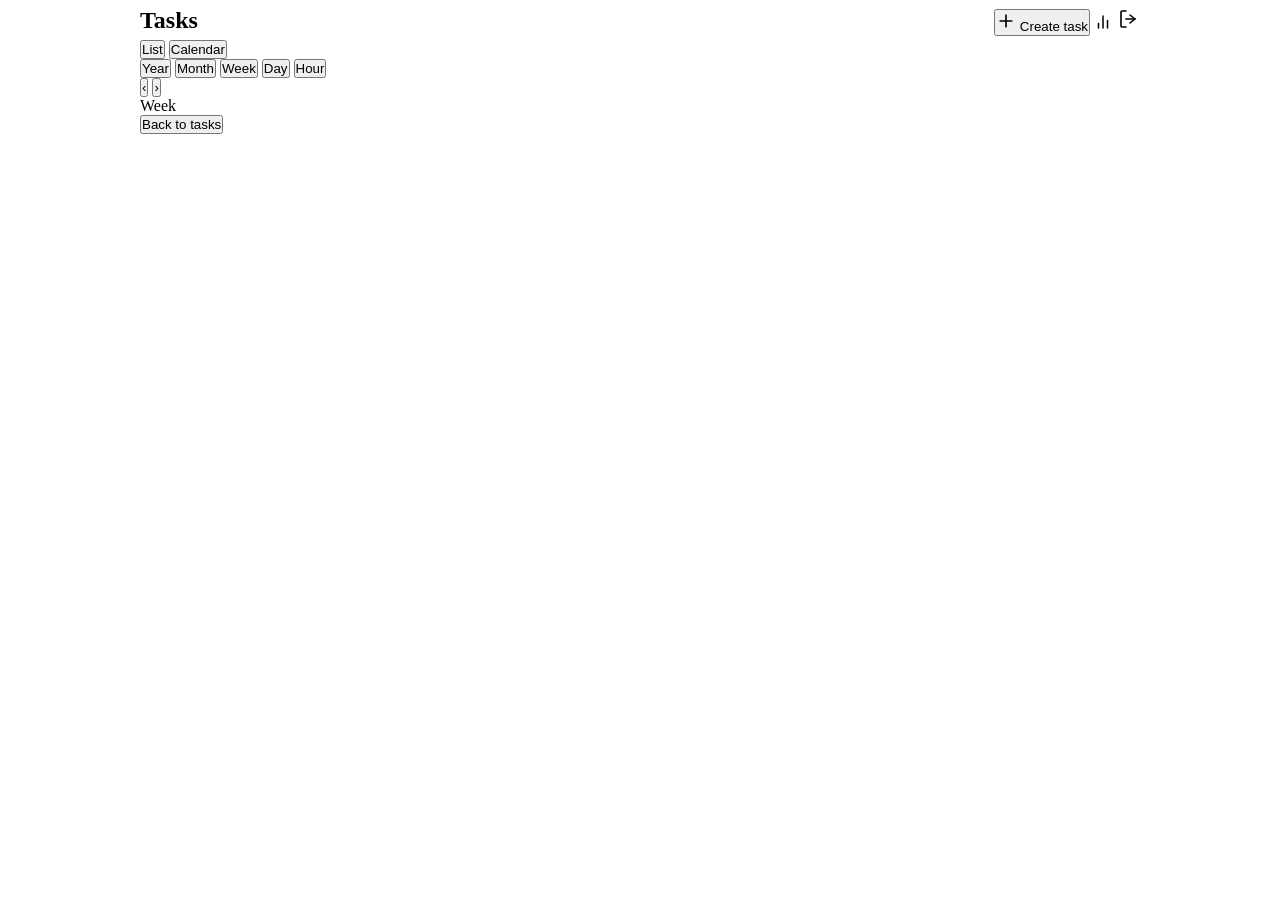
<file: tasks/notes.html>
<!doctype html>
<html lang="en">
  <head>
    <meta charset="UTF-8" />
    <meta name="viewport" content="width=device-width, initial-scale=1.0" />
    <title>Notes | LogHue</title>

    <link rel="stylesheet" href="https://ui.scybud.com/css/variables.css" />

    <link rel="stylesheet" href="../css/base.css" />

    <style>
      html,
      body {
        width: 100%;
        height: 100%;
      }

      body {
        display: flex;
        justify-content: center;
        align-items: center;
      }
      .box {
        text-align: center;
      }

      .tunedText {
        text-align: center;
      }
      h1 {
        margin: 20px 0;
      }

      .loader {
        border: 4px solid rgba(255, 255, 255, 0.2);
        border-top: 4px solid var(--primary-light);
        border-radius: 50%;
        width: 40px;
        height: 40px;
        animation: spin 0.8s linear infinite;
        margin: 0 auto 20px;
      }

      @keyframes spin {
        to {
          transform: rotate(360deg);
        }
      }
    </style>
  </head>
  <body>
    <!--Page responsible for loading notes that are linked to a task-->
    <div class="box">
      <p class="tunedText">Loading note...</p>
      <div class="loader"></div>
    </div>

    <script>
      const noteId = new URLSearchParams(window.location.search).get("note");

      if (!noteId) {
        window.location.href = "/tasks";
      } else {
        window.location.href = `https://notes.loghue.com/notes?note=${noteId}`;
      }
    </script>
  </body>
</html>
</file>
<file: css/base.css>
/*IMPORT FORM*/
@import url("https://fonts.googleapis.com/css2?family=Inter:wght@300;400;500;600;700&display=swap");

/*RESET*/
* {
  margin: 0;
  padding: 0;
  box-sizing: border-box;
}

/*HTML AND BODY*/
html,
body {
    margin: 0;
  padding: 0;
  max-width: 100%;
  width: 100%;
  min-height: 100dvh;
  max-height: none;
  background: var(--bg-primary);
  color: var(--text-primary);
}

/*MAIN*/
.main {
   height: 100dvh;
   max-width: 1000px;
   margin: auto;
   padding: 0 var(--space-sm) var(--space-lg);
}

/*VARIABLES*/

/*DEFAULT THEME*/
:root {
--primary: #1565C0; 
  --primary-light: #1976D2;
  
  --brightness: 60%;

  --secondary: #334155;
  --secondary-light: #475569; 
  --card-bg: #111;

--accent: #f59e0b;
--accent-hover: #d97706;

  --gradient: linear-gradient(to right, #1e88e5, #42a5f5);

  --danger: #ff1919;
    --border: #333;

  --notif-bg-unread: #1e3a5f; /* dark blue for unread */
  --notif-bg-read: #2c2c2c; /* dark background for read */
  --notif-text: #eee;
  --notif-border: #444;
  
--active-color: #fefefe;

  --tag: #130404;
--tag-text: #cfcfcf;

  --chevron-color: #c5c5c5;

  --brand-h: 17;
  --brand-s: 70%;
  --brand-l: 50%;

  --brand: hsl(var(--brand-h), var(--brand-s), var(--brand-l));
  --brand-hover: hsl(var(--brand-h), var(--brand-s), 50%);
  --brand-soft: hsl(var(--brand-h), var(--brand-s), 90%);

}

/*COMPACT INTERFACE DENSITY*/
:root[data-density="compact"] {
  --space-xs: 2px;
  --space-sm: 4px;
  --space-md: 8px;
  --space-lg: 12px;
  --space-xl: 16px;
}

/*Smooth text rendering*/
body {
  -webkit-font-smoothing: antialiased;
  -moz-osx-font-smoothing: grayscale;
}

/*TYPOGRAPHY*/
h1,
h2,
h3,
h4,
h5,
h6,
.statsName {
  font-weight: 600;
  color: var(--text-primary);
}
h2 {
  text-align: center;
}
p {
  margin-bottom: var(--space-md);
}
a {
  color: var(--link);
  text-decoration: none;
}
a:hover {
    color: var(--accent);
  text-decoration: underline;
}
.logo {
  font-weight: 700;
  font-size: 1.6rem;
  color: #fff;
}
a .logo:hover {
  text-decoration: none;
}
.logo span {
  background: var(--gradient);
  background-clip: text;
  color: transparent;
}
.emptyStateImg {
  width: 100%;
  max-width: 500px;
  height: 100%;
  margin: 0 auto;
  display: block;
  border-radius: var(--radius-sm);
}

/* CHROME, EDGE, SAFARI */
*::-webkit-scrollbar {
  width: var(--space-sm);
  height: var(--space-sm);
}

.mainContent::-webkit-scrollbar-track {
  background: var(--card-bg);
  border-radius: var(--radius-sm);
}

*::-webkit-scrollbar-thumb {
  background: #393838;
  border-radius: var(--radius-sm);
  border: 2px solid var(--card-bg);
}

.mainContent::-webkit-scrollbar-thumb:hover {
  background: #555; /* slightly brighter primary */
}

.contentHeader {
  white-space: nowrap;
  backdrop-filter: var(--filter);
  display: flex;
  justify-content: space-between;
  align-items: center;
  width: 100%;
  position: sticky;
  top: 0;
  z-index: 1;
  height: var(--header-height);
  margin-bottom: var(--space-md);
  padding: var(--space-xs) calc(var(--space-md) - 4px);
  overflow-x: auto;
}
/* CHROME, EDGE, SAFARI */
.contentHeader::-webkit-scrollbar {
  width: 2px;
  height: 2px;
}

.contentHeader::-webkit-scrollbar-track {
  background: var(--main-bg);
  border-radius: var(--radius-sm);
}

.contentHeader::-webkit-scrollbar-thumb {
  background: var(--bg);
  opacity: 0.1;
  border-radius: var(--radius-sm);
  border: 1px solid var(--card-bg);
}

.contentHeader::-webkit-scrollbar-thumb:hover {
  background: #0393d626; /* slightly brighter primary */
}

#logoutBtn {
  position: static;
  background: var(--surface-primary);
  height: 40px;
  padding: 0;
  border: none;
 color: var(--text-primary);
 cursor: pointer;
 transition: color 0.5s ease;
}
#logoutBtn:hover {
  color: var(--danger);
}

.backBtn, .backLink {
  position: fixed !important;
}
.backBtn.show {
  display: flex !important;
}
</file>
